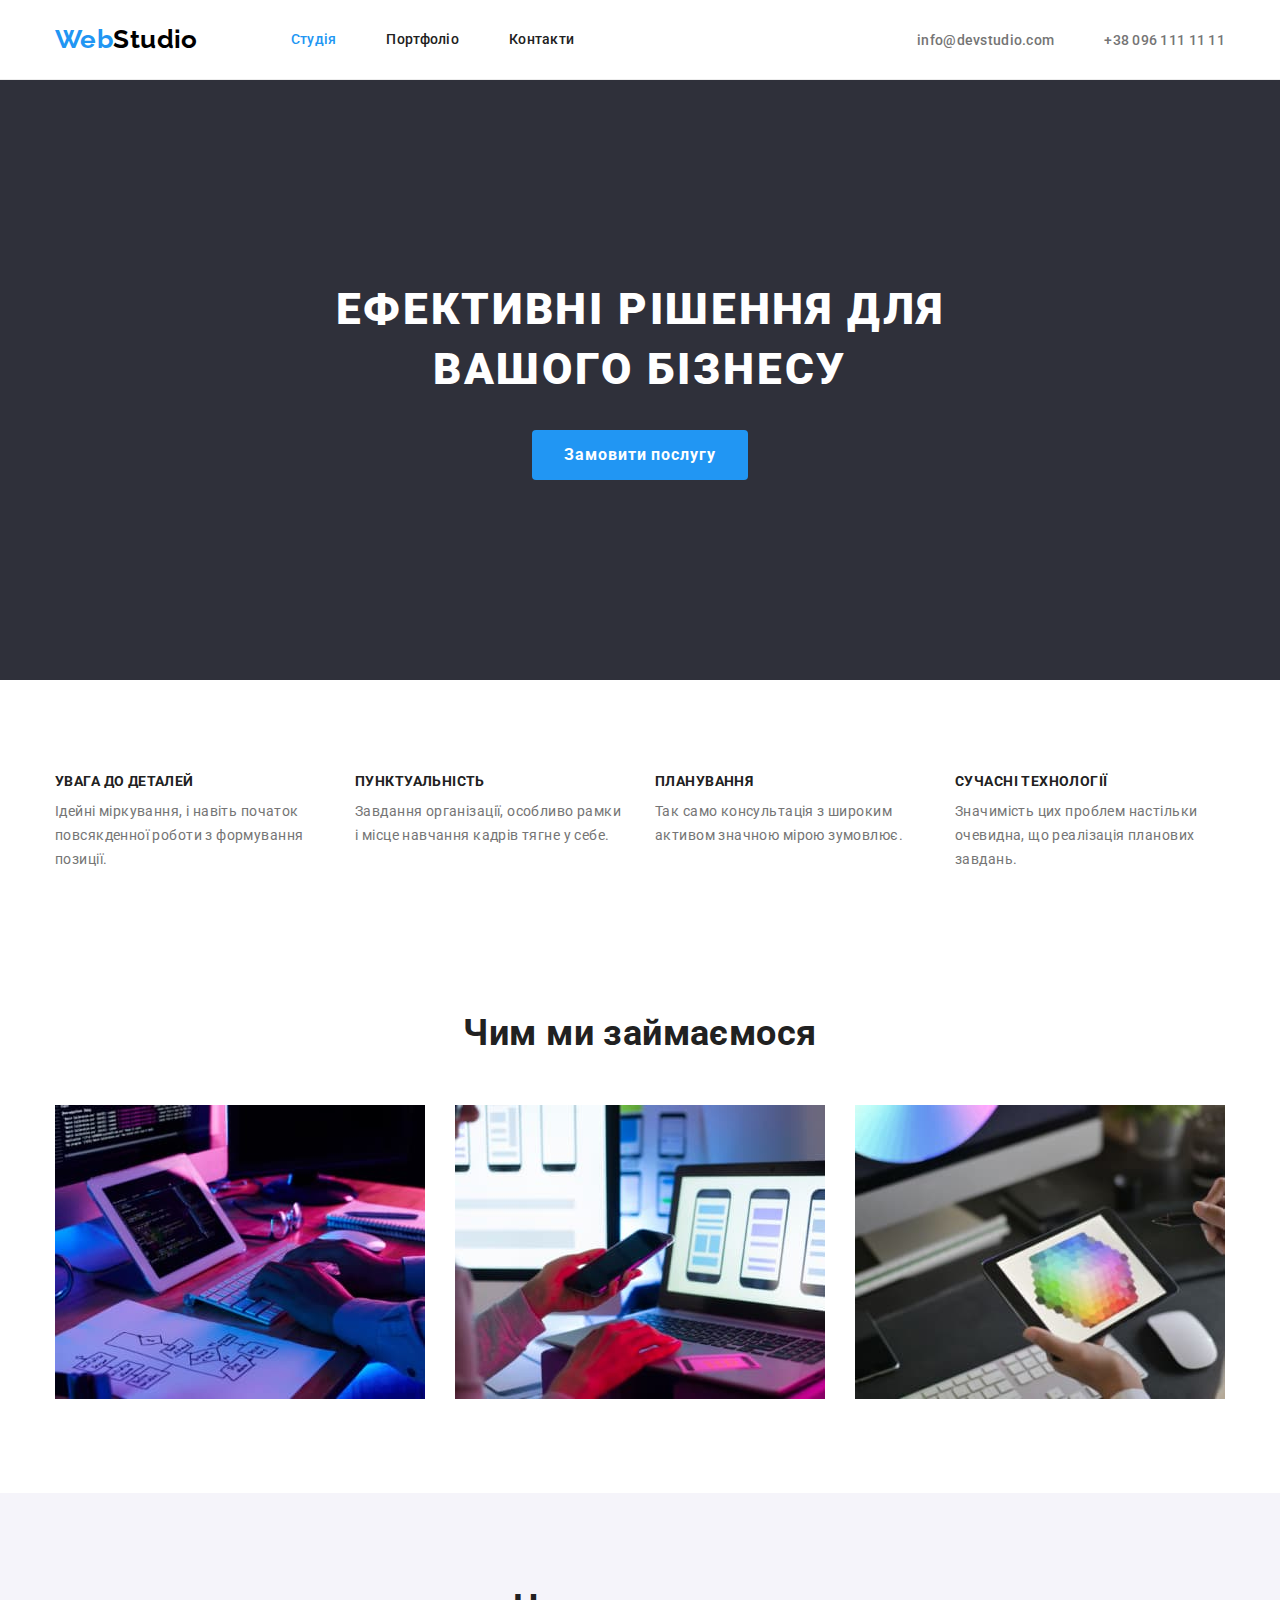
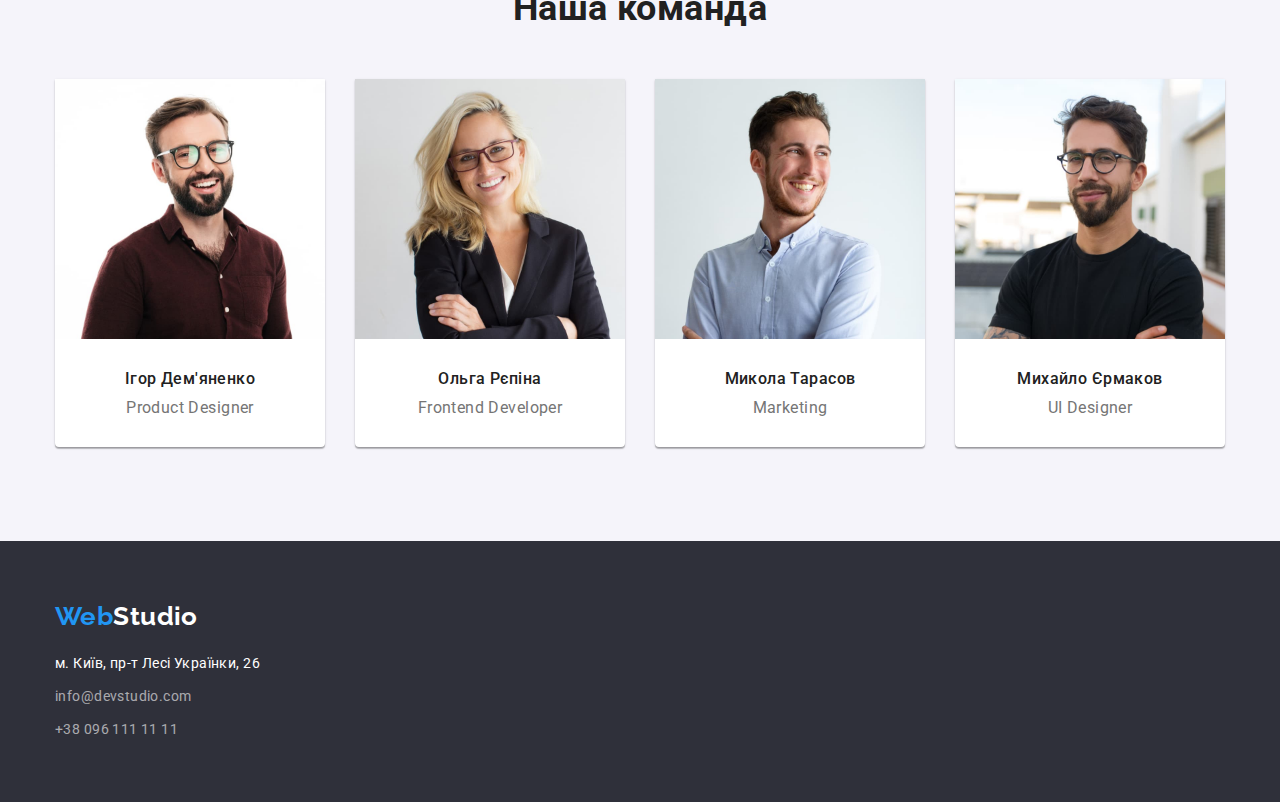
<file: index.html>
<!DOCTYPE html>
<html lang="uk">
	<head>
		<meta charset="UTF-8" />
		<meta http-equiv="X-UA-Compatible" content="IE=edge" />
		<meta name="viewport" content="width=device-width, initial-scale=1.0" />
		<link rel="preconnect" href="https://fonts.googleapis.com" />
		<link rel="preconnect" href="https://fonts.gstatic.com" crossorigin />
		<link
			href="https://fonts.googleapis.com/css2?family=Raleway:wght@700&family=Roboto:wght@400;500;700;900&display=swap"
			rel="stylesheet"
		/>
		<link rel="stylesheet" href="https://cdnjs.cloudflare.com/ajax/libs/modern-normalize/1.1.0/modern-normalize.min.css">
		<link rel="stylesheet" href="./css/styles.css" />
		<title>Homework 1 week GOIT</title>
	</head>

	<body>
		<!-- Header -->
			<header class="border-buttom">
				<div class="container flex-container">
				<a href="./index.html" class="logo"> <span class="logo-color">Web</span>Studio</a>
				<nav>
					<ul class="header-nav">
						<li class="item"><a href="index.html" class="nav-link active current">Студія</a></li>
						<li class="item"><a href="./portfolio.html" class="nav-link active">Портфоліо</a></li>
						<li class="item"><a href="" class="nav-link active">Контакти</a></li>
					</ul>
				</nav>
				<ul class="nav-contact">
					<li class="item"><a href="mailto:info@devstudio.com" class="contact header-contact active">info@devstudio.com</a> </li>
					<li class="item"><a href="tel:+380961111111" class="contact header-contact active">+38 096 111 11 11</a></li>
				</ul>
				</div>
			</header>
		<!-- Main -->
		<main>
			<!-- Hero -->
			<section class="hero">
					<h1 class="hero-title">Ефективні рішення для вашого бізнесу</h1>
					<button type="button" name="order" class="hero-btn">Замовити послугу</button>
			</section>
			<!-- Benefit -->
			<section class="benefit">
				<div class="container">
					<h2 class="hide">Наші переваги</h2>
					<ul class="benefit-list">
						<li class="item">
							<h3 class="benefit-title">УВАГА ДО ДЕТАЛЕЙ</h3>
							<p> Ідейні міркування, і навіть початок повсякденної роботи з формування позиції. </p>
						</li>
						<li class="item">
							<h3 class="benefit-title">ПУНКТУАЛЬНІСТЬ</h3>
							<p> Завдання організації, особливо рамки і місце навчання кадрів тягне у себе. </p>
						</li>
						<li class="item">
							<h3 class="benefit-title">ПЛАНУВАННЯ</h3>
							<p> Так само консультація з широким активом значною мірою зумовлює. </p>
						</li>
						<li class="item">
							<h3 class="benefit-title">СУЧАСНІ ТЕХНОЛОГІЇ</h3>
							<p> Значимість цих проблем настільки очевидна, що реалізація планових завдань. </p>
						</li>
					</ul>
				</div>
			</section>
			<!-- About -->
			<section class="about">
				<div class="container">
					<h2 class="title">Чим ми займаємося</h2>
					<ul class="list">
						<li>
							<img src="./images/img.jpg" alt="Програміст набирає код на планшеті" width="370" class="image"/>
						</li>
						<li>
							<img src="./images/box_2.jpg" alt="Дизайнер розробляє інтерфейс застосунку для смартфона" width="370" class="image"/>
						</li>
						<li>
							<img src="./images/box_3.jpg" alt="Веб-дизайнер підбирає колір на графічному планшеті" width="370" class="image"/>
						</li>
					</ul>
				</div>	
			</section>
			
			<!-- Team -->
			<section class="team">
				<div class="container">
					<h2 class="title">Наша команда</h2>
					<ul class="list">
						<li>
							<div class="team-dsc">
								<img src="./images/product.jpg" alt="Фото співробітника" width="270" class="image"/>
								<h3 class="list-title">Ігор Дем'яненко</h3>
								<p lang="en">Product Designer</p>
							</div>
							
						</li>
						<li>
							<div class="team-dsc">
								<img src="./images/front_end.jpg" alt="Фото співробітника" width="270" class="image"/>
								<h3 class="list-title">Ольга Рєпіна</h3>
								<p lang="en">Frontend Developer</p>
							</div>
							
						</li>
						<li>
							<div class="team-dsc">
								<img src="./images/marketing.jpg" alt="Фото співробітника" width="270" class="image"/>
								<h3 class="list-title">Микола Тарасов</h3>
								<p lang="en">Marketing</p>
							</div>
							
						</li>
						<li>
							<div class="team-dsc">
								<img src="./images/ui_designer.jpg" alt="Фото співробітника" width="270" class="image"/>
								<h3 class="list-title">Михайло Єрмаков</h3>
								<p lang="en">UI Designer</p>
							</div>
							
						</li>
					</ul>
				</div>	
				
				</section>
		</main>
		<!-- Footer -->
		<footer class="footer">
			<div class="container">
				<a href="./index.html" class="logo-footer link"> <span class="logo-color">Web</span>Studio</a>
			<address class="adress">
				<ul class="footer-list list">
					<li>
						<a
							href="https://goo.gl/maps/7tUkKNUSGQTVKbK36"
							target="_blank"
							rel="noopener noreferrer nofollow"
							class="link-map link"
							>м. Київ, пр-т Лесі Українки, 26</a
						>
					</li>
					<li><a href="mailto:info@devstudio.com" class="contact footer-contact link active">info@devstudio.com</a></li>
					<li><a href="tel:+380961111111" class="contact footer-contact link active">+38 096 111 11 11</a></li>
				</ul>
			</address>
			</div>
			
		</footer>
	</body>
</html>
</file>
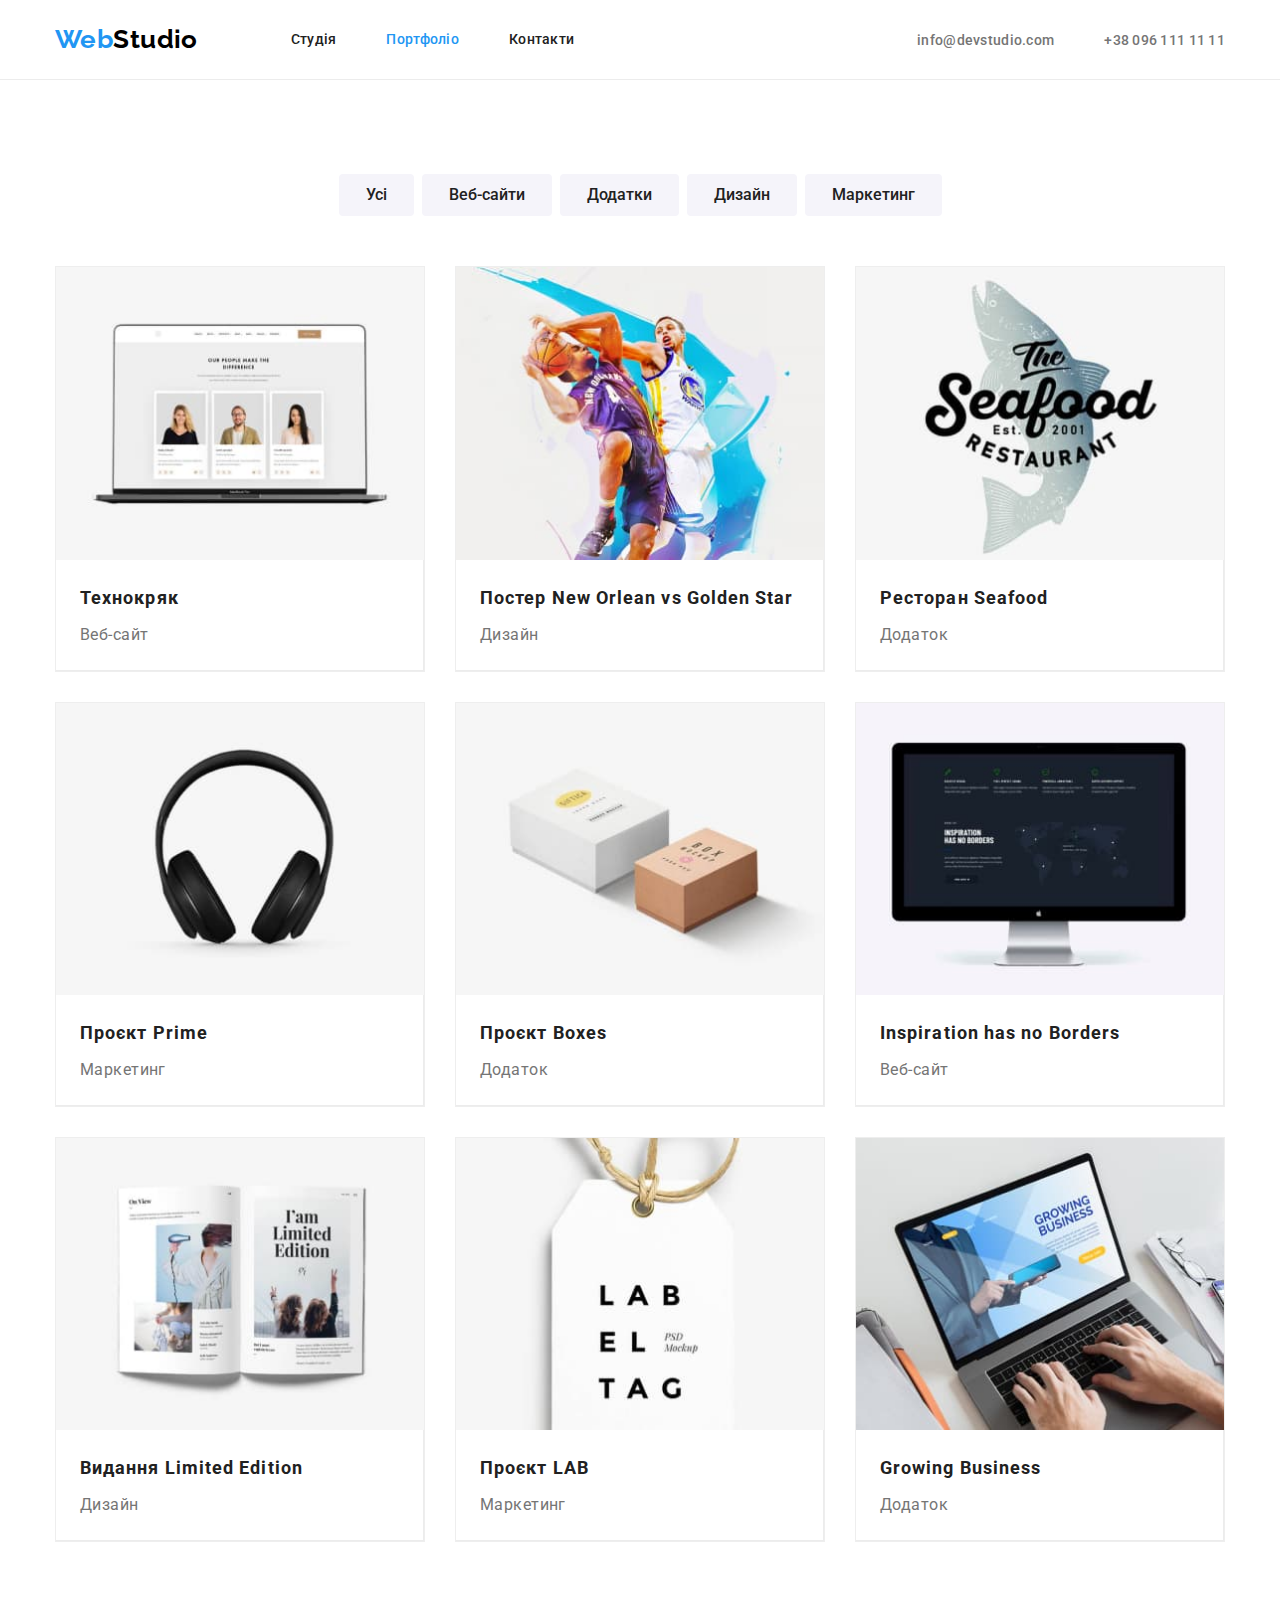
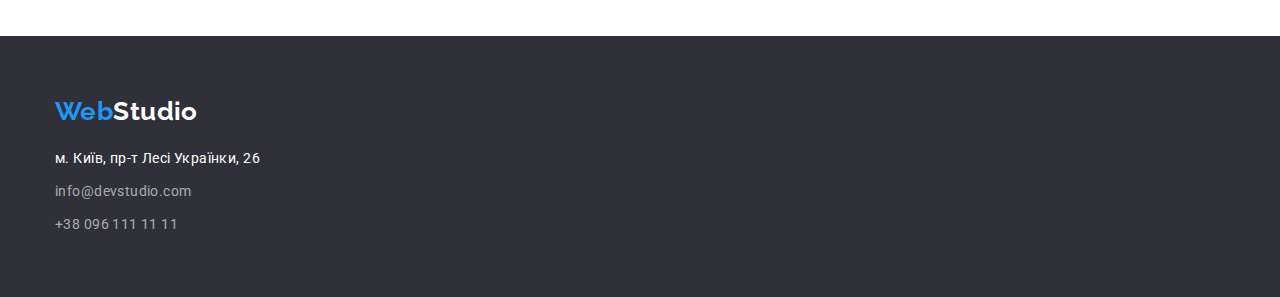
<file: portfolio.html>
<!DOCTYPE html>
<html lang="uk">

<head>
	<meta charset="UTF-8" />
	<meta http-equiv="X-UA-Compatible" content="IE=edge" />
	<meta name="viewport" content="width=device-width, initial-scale=1.0" />
	<link rel="preconnect" href="https://fonts.googleapis.com" />
	<link rel="preconnect" href="https://fonts.gstatic.com" crossorigin />
	<link
		href="https://fonts.googleapis.com/css2?family=Raleway:wght@700&family=Roboto:wght@400;500;700;900&display=swap"
		rel="stylesheet" />
	<link rel="stylesheet"
		href="https://cdnjs.cloudflare.com/ajax/libs/modern-normalize/1.1.0/modern-normalize.min.css" />
	<link rel="stylesheet" href="./css/styles.css" />
	<title>Homework 1 week GOIT</title>
</head>

<body>
	<!-- Header -->
	<header class="border-buttom">
		<div class="container flex-container">
			<a href="./index.html" class="logo"> <span class="logo-color">Web</span>Studio</a>
			<nav>
				<ul class="header-nav">
					<li class="item"><a href="index.html" class="nav-link active">Студія</a></li>
					<li class="item"><a href="./portfolio.html" class="nav-link active current">Портфоліо</a></li>
					<li class="item"><a href="" class="nav-link active">Контакти</a></li>
				</ul>
			</nav>
			<ul class="nav-contact">
				<li class="item"><a href="mailto:info@devstudio.com"
						class="contact header-contact active">info@devstudio.com</a>
				</li>
				<li class="item"><a href="tel:+380961111111" class="contact header-contact active">+38 096 111 11 11</a>
				</li>
			</ul>
		</div>
	</header>
	<!-- Main -->
	<main>
		<section class="portfolio">
			<div class="container project-container">
				<h1 class="hide">Портфоліо</h1>
				<ul class="filter list button-container">
					<li class="item"><button type="button" class="filter-btn">Усі</button></li>
					<li class="item"><button type="button" class="filter-btn">Веб-сайти</button></li>
					<li class="item"><button type="button" class="filter-btn">Додатки</button></li>
					<li class="item"><button type="button" class="filter-btn">Дизайн</button></li>
					<li class="item"><button type="button" class="filter-btn">Маркетинг</button></li>
				</ul>
				<ul class="project-list list">
					<li>
						<a href="" class="project link">
							<img src="./images/project/project1.jpg" alt="Веб сайт открыт на ноутбуке" width="370"
								/>
							<div class="project-desc">
								<h2 class="project-subtitle">Технокряк</h2>
								<p class="project-text">Веб-сайт</p>
							</div>
						</a>
					</li>
					<li>
						<a href="" class="project link">
							<img src="./images/project/project2.jpg"
								alt="Постер на котором изображены 2 баскетболиста в борьбе за мяч" width="370"
								/>
							<div class="project-desc">
								<h2 class="project-subtitle">Постер New Orlean vs Golden Star</h2>
								<p class="project-text">Дизайн</p>
							</div>
						</a>
					</li>
					<li>
						<a href="#" class="project link">
							<img src="./images/project/project3.jpg" alt="Изображение логотипа ресторана" width="370"
								/>
							<div class="project-desc">
								<h2 class="project-subtitle">Ресторан Seafood</h2>
								<p class="project-text">Додаток</p>
							</div>
						</a>
					</li>
					<li>
						<a href="#" class="project link">
							<img src="./images/project/project4.jpg" alt="Изображение студийных наушников" width="370"
								/>
							<div class="project-desc">
								<h2 class="project-subtitle">Проєкт Prime</h2>
								<p class="project-text">Маркетинг</p>
							</div>
						</a>
					</li>
					<li>
						<a href="" class="project link">
							<img src="./images/project/project5.jpg" alt="На фото две коробки " width="370"
								/>
							<div class="project-desc">
								<h2 class="project-subtitle">Проєкт Boxes</h2>
								<p class="project-text">Додаток</p>
							</div>
						</a>
					</li>
					<li>
						<a href="" class="project link">
							<img src="./images/project/project6.jpg" alt="Веб сайт открыт на экране компьютера"
								width="370"/>
							<div class="project-desc">
								<h2 lang="en" class="project-subtitle">Inspiration has no Borders</h2>
								<p class="project-text">Веб-сайт</p>
							</div>
						</a>
					</li>
					<li>
						<a href="" class="project link">
							<img src="./images/project/project7.jpg" alt="Разворот глянцевого журнала" width="370"
								/>
							<div class="project-desc">
								<h2 class="project-subtitle">Видання <span lang="en">Limited Edition</span></h2>
								<p class="project-text">Дизайн</p>
							</div>
						</a>
					</li>
					<li>
						<a href="" class="project link">
							<img src="./images/project/project8.jpg" alt="Ярлык для одежды" width="370"/>
							<div class="project-desc">
								<h2 class="project-subtitle">Проєкт LAB</h2>
								<p class="project-text">Маркетинг</p>
							</div>
						</a>
					</li>
					<li>
						<a href="" class="project link">
							<img src="./images/project/project9.jpg" alt="Человек работает на ноутбуке в приложении"
								width="370"/>
							<div class="project-desc">
								<h2 lang="en" class="project-subtitle">Growing Business</h2>
								<p class="project-text">Додаток</p>
							</div>
						</a>
					</li>
				</ul>
			</div>
		</section>
	</main>
	<!-- Footer -->
	<footer class="footer">
		<div class="container">
			<a href="./index.html" class="logo-footer link"> <span class="logo-color">Web</span>Studio</a>
			<address class="adress">
				<ul class="footer-list list">
					<li>
						<a href="https://goo.gl/maps/7tUkKNUSGQTVKbK36" target="_blank"
							rel="noopener noreferrer nofollow" class="link-map link">м. Київ, пр-т Лесі Українки, 26</a>
					</li>
					<li><a href="mailto:info@devstudio.com"
							class="contact footer-contact link active">info@devstudio.com</a></li>
					<li><a href="tel:+380961111111" class="contact footer-contact link active">+38 096 111 11 11</a>
					</li>
				</ul>
			</address>
		</div>
	</footer>
</body>

</html>
</file>
<file: css/styles.css>
/* * {
	outline:1px solid black;
} */

:root {
	--primary-color: #757575;
	--secondary-color: #2196f3;
	--link-color: #212121;
	--title-color: #212121;
	--hero-text-color: #ffffff;
	--background-color-dark: #2f303a;
	--bgc-btn-color: #f5f4fa;
	--bgc-color: #fff;
	--second-logo-color: #000000;
	--footer-contact-color: rgba(255, 255, 255, 0.6);
	--border-color: #ececec;
}

body {
	margin: 0;

	background-color: var (--bgc-color);
	color: var(--primary-color);
	font-family: "Roboto", "Verdana", "Tahoma", sans-serif;
	font-size: 14px;
	letter-spacing: 0.03em;
}

h1,
h2,
h3,
h4,
h5,
h6,
p {
	margin: 0;
}

ul,
ol {
	list-style: none;
	padding: 0;
	margin: 0;
}

img {
	display: block;
	max-width: 100%;
	height: auto;
}

a {
	text-decoration: none;
}

.container {
	width: 1200px;
	padding-left: 15px;
	padding-right: 15px;
	margin: 0 auto;
}

section {
	padding-top: 94px;
	padding-bottom: 94px;
}

.hide {
	position: absolute;
	width: 1px;
	height: 1px;
	margin: -1px;
	border: 0;
	padding: 0;
	white-space: nowrap;
	clip-path: inset(100%);
	clip: rect(0 0 0 0);
	overflow: hidden;
}

.contact {
	color: var(--primary-color);
}

/* Header */
.flex-container {
	display: flex;
	align-items: center;
}

.border-buttom {
	border-bottom: 1px solid var(--border-color);
}

.logo {
	display: block;
	margin-right: 93px;
	font-family: "Raleway", "Metrisch", sans-serif;
	font-weight: 700;
	font-size: 26px;
	line-height: 1.2;
	color: var(--second-logo-color);
}

.logo-color {
	color: var(--secondary-color);
}

.header-nav {
	display: flex;
}

.header-nav .item:not(:last-child) {
	margin-right: 50px;
}

.nav-link {
	display: block;
	padding-top: 32px;
	padding-bottom: 32px;

	font-weight: 500;
	line-height: 1.1;
	letter-spacing: 0.02em;
	color: var(--link-color);
}

.current {
	color: var(--secondary-color);
}

.nav-contact {
	display: flex;
	margin-left: auto;
}

.header-contact {
	padding-top: 32px;
	padding-bottom: 32px;
	font-weight: 500;
	line-height: 1.1;
	letter-spacing: 0.02em;
}

.nav-contact .item + .item {
	margin-left: 50px;
}

.active:hover,
.active:focus {
	color: var(--secondary-color);
}

/* Hero */
.hero {
	color: var(--hero-text-color);
	background-color: var(--background-color-dark);
	padding-top: 200px;
	padding-bottom: 200px;
	text-align: center;
}

.hero-title {
	margin: 0 auto;
	margin-bottom: 30px;
	max-width: 696px;

	font-weight: 900;
	font-size: 44px;
	line-height: 1.36;
	letter-spacing: 0.06em;
	text-transform: uppercase;
}

.hero-btn {
	padding: 10px 32px;
	min-width: 216px;
	height: 50px;
	border: none;
	border-radius: 4px;

	color: var(--hero-text-color);
	background-color: var(--secondary-color);
	font-weight: 700;
	font-size: 16px;
	line-height: 1.8;
	letter-spacing: 0.06em;
}

.hero-btn:hover,
.hero-btn:focus {
	color: var(--secondary-color);
	background-color: var(--hero-text-color);
	cursor: pointer;
}

/* Benefit */
.benefit {
	line-height: 1.7;
}

.benefit-list {
	display: flex;
	gap: 30px;
}

.benefit-list .item {
	width: 270px;
}

.benefit-title {
	margin-bottom: 10px;

	font-weight: 700;
	font-size: 14px;
	line-height: 1.14;
	text-transform: uppercase;
	color: var(--title-color);
}

/* About */
/* title for section about and team */
.about {
	padding-top: 47px;
	text-align: center;
}

.about .list {
	display: flex;
	justify-content: center;
	gap: 30px;
}

.title {
	margin-top: 0;
	margin-bottom: 50px;

	color: var(--title-color);
	font-weight: 700;
	font-size: 36px;
	line-height: 1.17;
}

/* Team */
.team {
	margin: 0 auto;
	padding-top: 94px;
	padding-bottom: 94px;

	font-size: 16px;
	line-height: 1.19;
	background-color: var(--bgc-btn-color);
	/* background-color: tomato; */
	text-align: center;
}

.team .list {
	display: flex;
	justify-content: space-between;
}

.team-dsc {
	padding-bottom: 30px;
	background-color: var(--hero-text-color);
	width: 270px;
	box-shadow: 0px 1px 3px rgba(0, 0, 0, 0.12), 0px 1px 1px rgba(0, 0, 0, 0.14), 0px 2px 1px rgba(0, 0, 0, 0.2);
	border-radius: 0px 0px 4px 4px;
}

.list-title {
	margin-top: 30px;
	margin-bottom: 10px;
	color: var(--title-color);
	font-weight: 500;
	font-size: 16px;
	line-height: 1.19;
}

/* .team-dsc p {
	margin-bottom: 30px;
} */

/* Footer */
.footer {
	padding: 60px 0 60px 0;
	background-color: var(--background-color-dark);
}

.adress {
	font-style: normal;
}

.logo-footer {
	display: inline-block;
	margin-bottom: 20px;

	font-family: "Raleway";
	font-weight: 700;
	font-size: 26px;
	line-height: 1.2;
	color: var(--hero-text-color);
}

.footer-list a {
	display: block;
}

.link-map {
	line-height: 1.71;
	color: var(--hero-text-color);
}

.footer-list .footer-contact {
	margin-top: 9px;
}

.footer-contact {
	line-height: 1.71;
	color: var(--footer-contact-color);
}

/* Portfolio */
.filter {
	display: flex;
	justify-content: center;
	margin-bottom: 50px;
	gap: 8px;
}

.filter-btn {
	padding: 6px 25px;
	border-color: transparent;
	border-radius: 4px;

	color: var(--link-color);
	font-family: "Roboto", "Verdana", "Tahoma", sans-serif;
	font-weight: 500;
	font-size: 16px;
	line-height: 1.62;
	background-color: var(--bgc-btn-color);
}

.filter-btn:hover,
.filter-btn:focus {
	background-color: var(--secondary-color);
	color: var(--bgc-btn-color);
	cursor: pointer;
	box-shadow: 0px 3px 1px rgba(0, 0, 0, 0.1), 0px 1px 2px rgba(0, 0, 0, 0.08), 0px 2px 2px rgba(0, 0, 0, 0.12);
}

.project-list {
	display: flex;
	flex-wrap: wrap;
	column-gap: 30px;
	row-gap: 30px;
}

.project-list li {
	border: 1px solid #eeeeee;
	width: 370px;
}

/* .project {
	margin: 30px;
} */
.project-desc {
	padding: 20px 24px;
	border-bottom: 1px solid var(--border-color);
	border-right: 1px solid var(--border-color);
}

.project-subtitle {
	margin-bottom: 4px;
	font-weight: 700;
	font-size: 18px;
	line-height: 2;
	letter-spacing: 0.06em;
	color: var(--title-color);
}

.project-text {
	color: var(--primary-color);
	font-size: 16px;
	line-height: 1.87;
}
</file>
